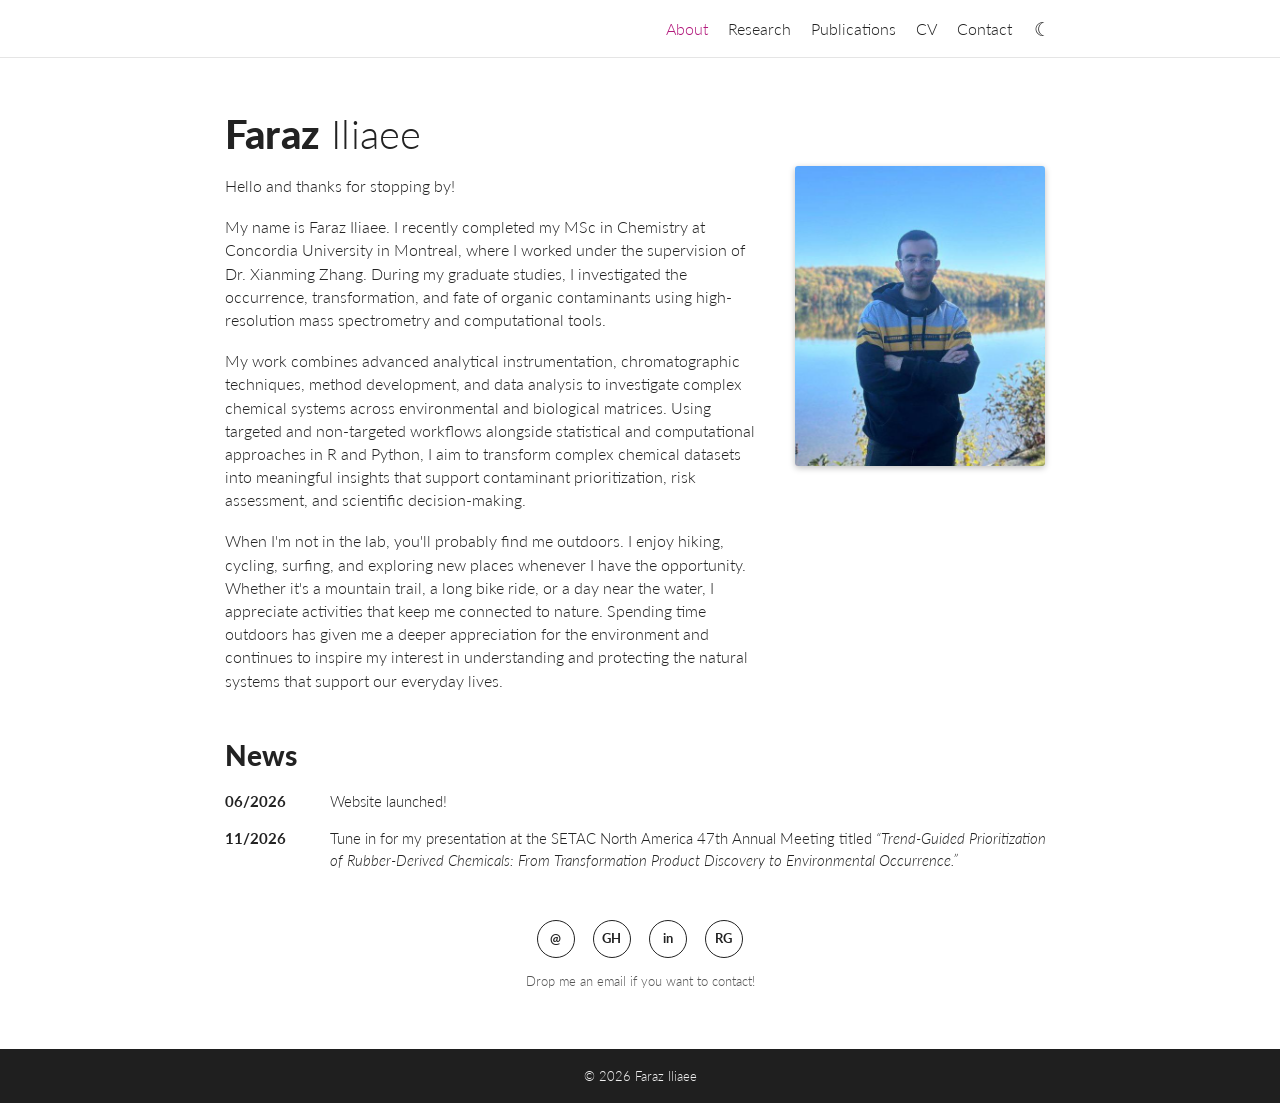
<file: index.html>
<!DOCTYPE html>
<html lang="en">
<head>
  <meta charset="UTF-8" />
  <meta name="viewport" content="width=device-width, initial-scale=1.0" />
  <title>Faraz Iliaee</title>
  <link rel="stylesheet" href="style.css" />
  <script src="script.js" defer></script>
</head>
<body>
  <header class="topbar">
    <nav class="nav">
      <a class="nav-link active" href="index.html">About</a>
      <a class="nav-link" href="research.html">Research</a>
      <a class="nav-link" href="publications.html">Publications</a>
      <a class="nav-link" href="cv.html">CV</a>
      <a class="nav-link" href="contact.html">Contact</a>
      <button class="theme-toggle" aria-label="Toggle dark mode">☾</button>
    </nav>
  </header>

  <main class="page">
    <section class="about-grid">
      <div class="about-text">
        <h1><strong>Faraz</strong> Iliaee</h1>

        <p>Hello and thanks for stopping by!</p>

        <p>
          My name is Faraz Iliaee. I recently completed my MSc in Chemistry at
          Concordia University in Montreal, where I worked under the supervision
          of Dr. Xianming Zhang. During my graduate studies, I investigated the
          occurrence, transformation, and fate of organic contaminants using
          high-resolution mass spectrometry and computational tools.
        </p>

        <p>
          My work combines advanced analytical instrumentation, chromatographic
          techniques, method development, and data analysis to investigate complex
          chemical systems across environmental and biological matrices. Using
          targeted and non-targeted workflows alongside statistical and computational
          approaches in R and Python, I aim to transform complex chemical datasets
          into meaningful insights that support contaminant prioritization, risk
          assessment, and scientific decision-making.
        </p>

        <p>
          When I'm not in the lab, you'll probably find me outdoors. I enjoy hiking,
          cycling, surfing, and exploring new places whenever I have the opportunity.
          Whether it's a mountain trail, a long bike ride, or a day near the water,
          I appreciate activities that keep me connected to nature. Spending time
          outdoors has given me a deeper appreciation for the environment and
          continues to inspire my interest in understanding and protecting the
          natural systems that support our everyday lives.
        </p>
      </div>

      <div class="photo-wrap">
        <img src="profile.jpg" alt="Faraz Iliaee" class="profile-photo" />
      </div>
    </section>

    <section class="news-section">
      <h2>News</h2>
      <table class="news-table">
        <tr>
          <td class="date">06/2026</td>
          <td>Website launched!</td>
        </tr>
        <tr>
          <td class="date">11/2026</td>
          <td>
            Tune in for my presentation at the SETAC North America 47th Annual Meeting titled
            <em>“Trend-Guided Prioritization of Rubber-Derived Chemicals: From Transformation Product Discovery to Environmental Occurrence.”</em>
          </td>
        </tr>
      </table>
    </section>

    <section class="quick-contact">
      <div class="icon-row">
        <a class="icon-link" href="mailto:faraziliaee@mail.concordia.ca" aria-label="Email">@</a>
        <a class="icon-link" href="https://github.com/Faraz-Iliaee" target="_blank" rel="noopener" aria-label="GitHub">GH</a>
        <a class="icon-link" href="https://www.linkedin.com/in/faraz-iliaee-604927205/" target="_blank" rel="noopener" aria-label="LinkedIn">in</a>
        <a class="icon-link" href="https://www.researchgate.net/profile/Faraz-Iliaee" target="_blank" rel="noopener" aria-label="ResearchGate">RG</a>
      </div>
      <p>Drop me an email if you want to contact!</p>
    </section>
  </main>

  <footer class="footer">© 2026 Faraz Iliaee</footer>
</body>
</html>
</file>
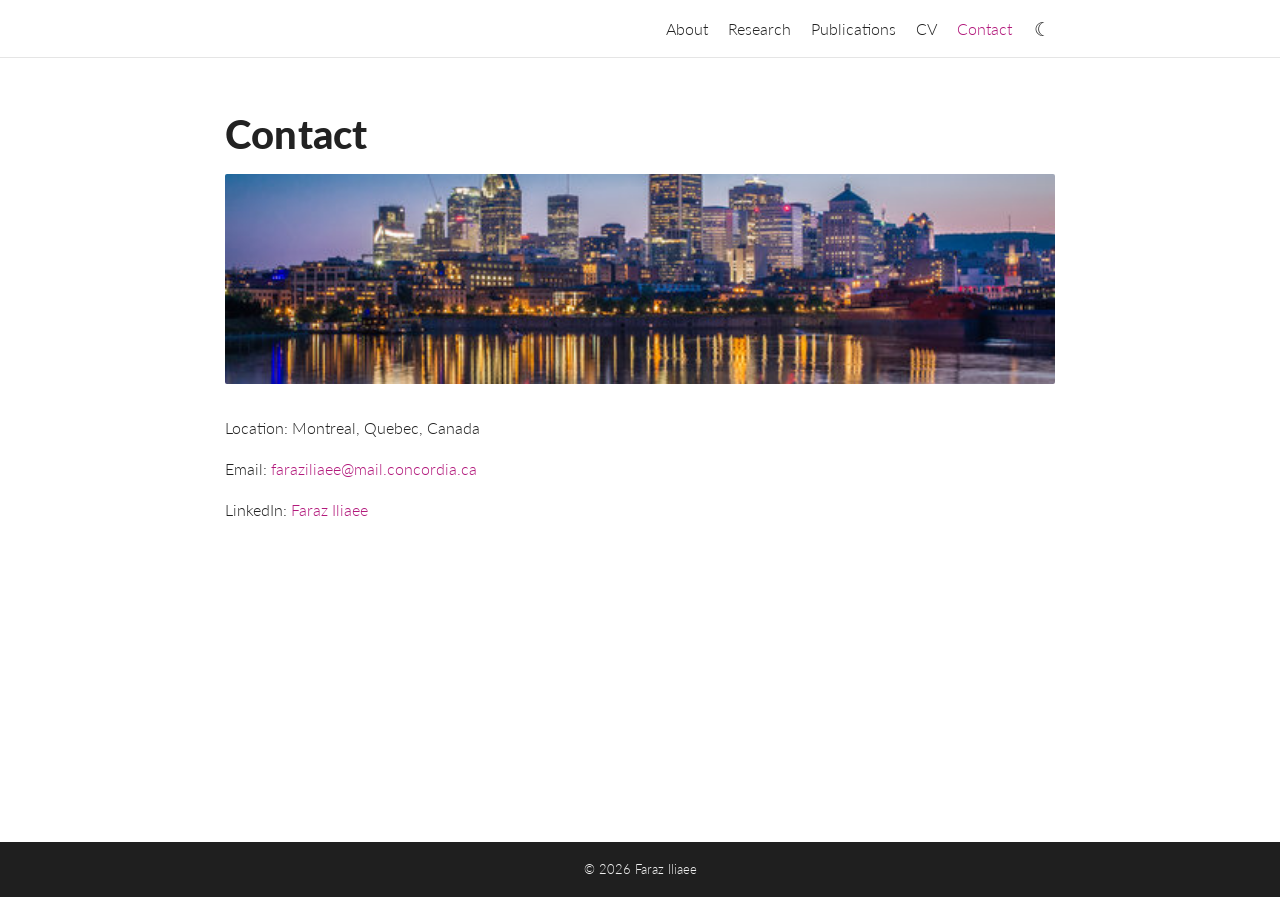
<file: contact.html>
<!DOCTYPE html>
<html lang="en">
<head>
  <meta charset="UTF-8" />
  <meta name="viewport" content="width=device-width, initial-scale=1.0" />
  <title>Contact | Faraz Iliaee</title>
  <link rel="stylesheet" href="style.css" />
  <script src="script.js" defer></script>
</head>
<body>
  <header class="topbar">
    <nav class="nav">
      <a class="nav-link" href="index.html">About</a>
      <a class="nav-link" href="research.html">Research</a>
      <a class="nav-link" href="publications.html">Publications</a>
      <a class="nav-link" href="cv.html">CV</a>
      <a class="nav-link active" href="contact.html">Contact</a>
      <button class="theme-toggle" aria-label="Toggle dark mode">☾</button>
    </nav>
  </header>

  <main class="page">
    <h1><strong>Contact</strong></h1>
    <img src="background.jpg" alt="Montreal skyline" class="banner" />
    <p>Location: Montreal, Quebec, Canada</p>
    <p>Email: <a class="text-link" href="mailto:faraziliaee@mail.concordia.ca">faraziliaee@mail.concordia.ca</a></p>
    <p>LinkedIn: <a class="text-link" href="https://www.linkedin.com/in/faraz-iliaee-604927205/" target="_blank" rel="noopener">Faraz Iliaee</a></p>
  </main>

  <footer class="footer">© 2026 Faraz Iliaee</footer>
</body>
</html>
</file>
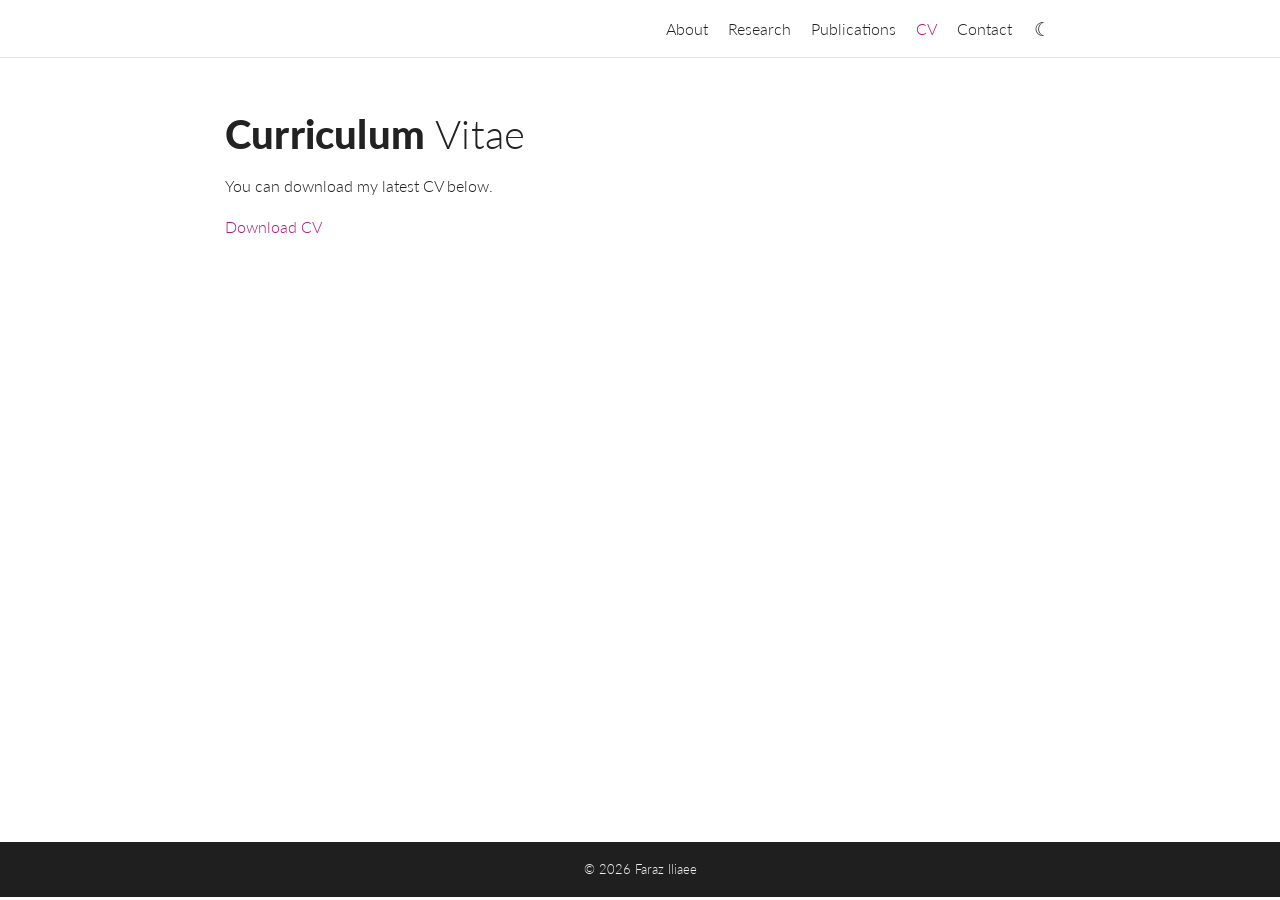
<file: cv.html>
<!DOCTYPE html>
<html lang="en">
<head>
  <meta charset="UTF-8" />
  <meta name="viewport" content="width=device-width, initial-scale=1.0" />
  <title>CV | Faraz Iliaee</title>
  <link rel="stylesheet" href="style.css" />
  <script src="script.js" defer></script>
</head>
<body>
  <header class="topbar">
    <nav class="nav">
      <a class="nav-link" href="index.html">About</a>
      <a class="nav-link" href="research.html">Research</a>
      <a class="nav-link" href="publications.html">Publications</a>
      <a class="nav-link active" href="cv.html">CV</a>
      <a class="nav-link" href="contact.html">Contact</a>
      <button class="theme-toggle" aria-label="Toggle dark mode">☾</button>
    </nav>
  </header>

  <main class="page">
    <h1><strong>Curriculum</strong> Vitae</h1>
    <p>You can download my latest CV below.</p>
    <p><a class="text-link" href="CV.pdf" target="_blank">Download CV</a></p>
  </main>

  <footer class="footer">© 2026 Faraz Iliaee</footer>
</body>
</html>
</file>
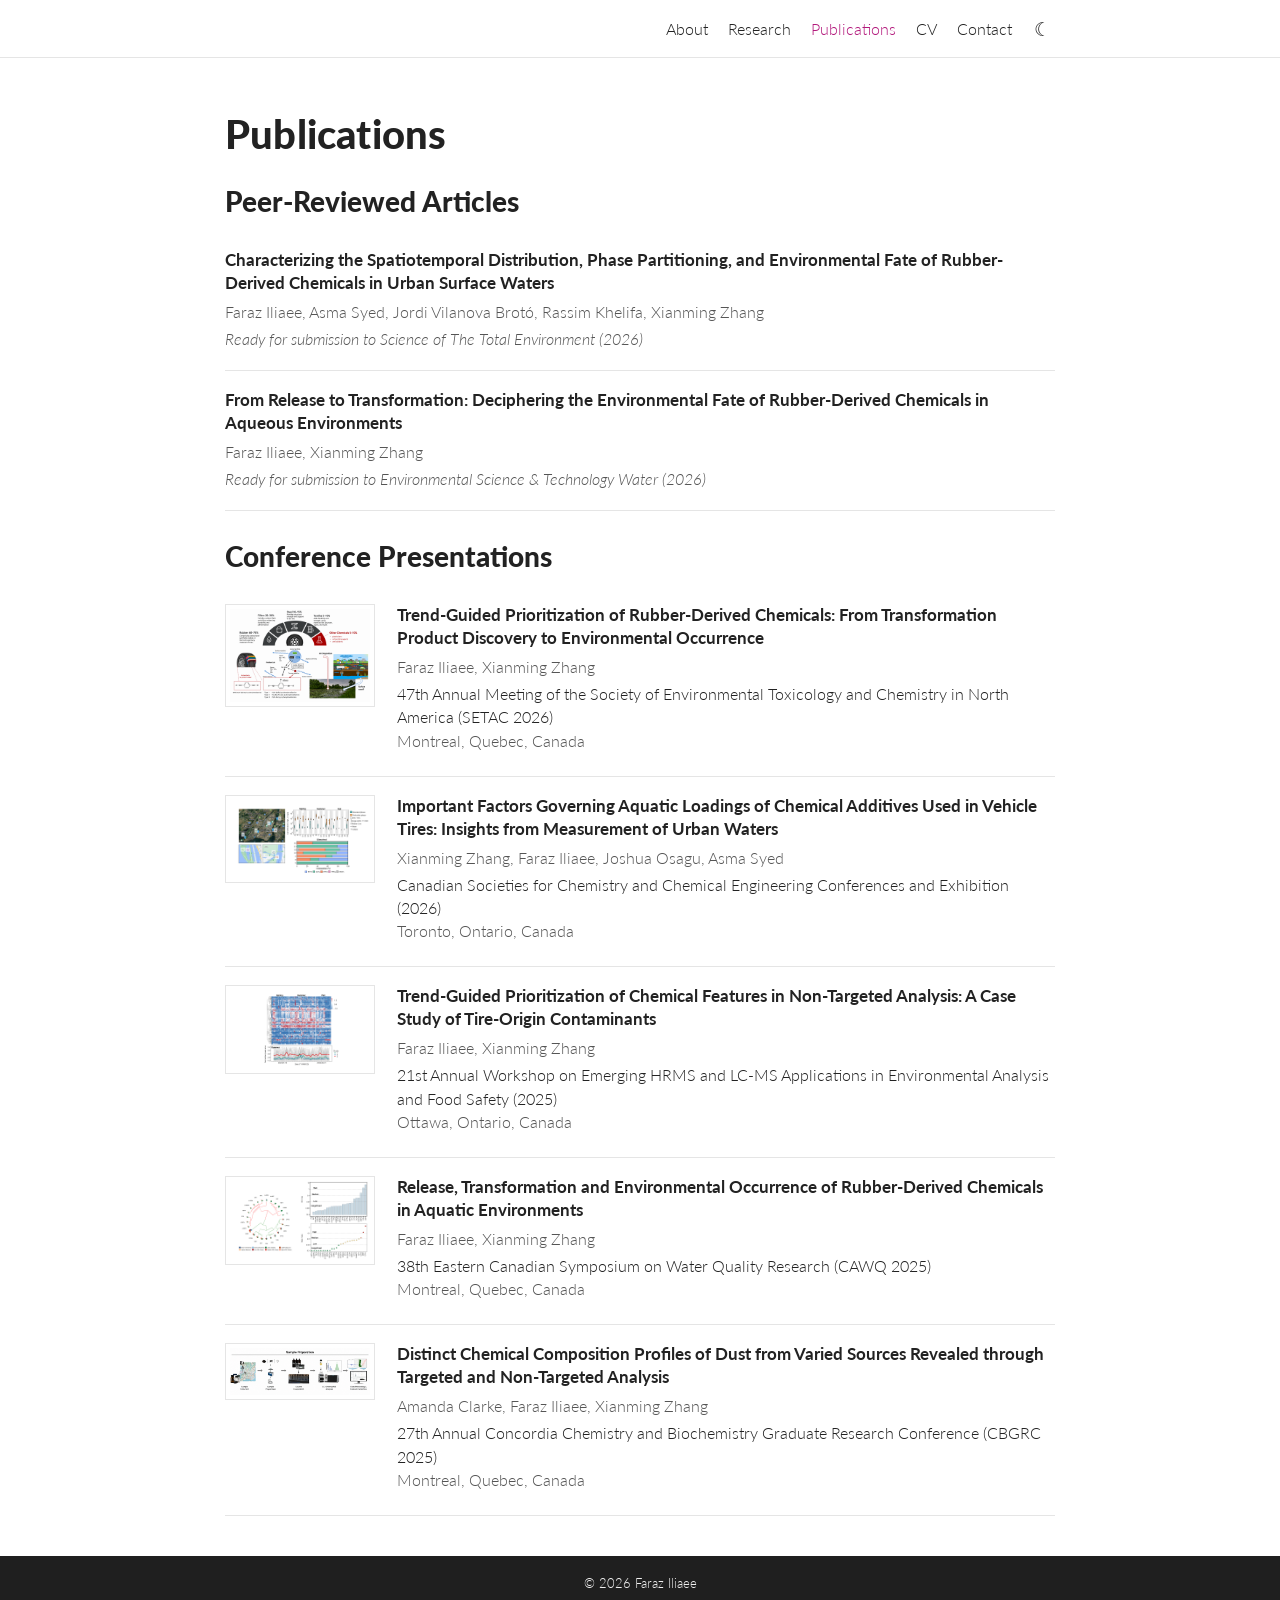
<file: publications.html>
<!DOCTYPE html>
<html lang="en">
<head>
  <meta charset="UTF-8" />
  <meta name="viewport" content="width=device-width, initial-scale=1.0" />
  <title>Publications | Faraz Iliaee</title>
  <link rel="stylesheet" href="style.css" />
  <script src="script.js" defer></script>
</head>
<body>
  <header class="topbar">
    <nav class="nav">
      <a class="nav-link" href="index.html">About</a>
      <a class="nav-link" href="research.html">Research</a>
      <a class="nav-link active" href="publications.html">Publications</a>
      <a class="nav-link" href="cv.html">CV</a>
      <a class="nav-link" href="contact.html">Contact</a>
      <button class="theme-toggle" aria-label="Toggle dark mode">☾</button>
    </nav>
  </header>

  <main class="page">
    <h1><strong>Publications</strong></h1>

    <h2>Peer-Reviewed Articles</h2>

    <article class="publication-item no-thumb">
      <div>
        <div class="pub-title">Characterizing the Spatiotemporal Distribution, Phase Partitioning, and Environmental Fate of Rubber-Derived Chemicals in Urban Surface Waters</div>
        <div class="pub-meta">Faraz Iliaee, Asma Syed, Jordi Vilanova Brotó, Rassim Khelifa, Xianming Zhang</div>
        <div class="pub-status">Ready for submission to Science of The Total Environment (2026)</div>
      </div>
    </article>

    <article class="publication-item no-thumb">
      <div>
        <div class="pub-title">From Release to Transformation: Deciphering the Environmental Fate of Rubber-Derived Chemicals in Aqueous Environments</div>
        <div class="pub-meta">Faraz Iliaee, Xianming Zhang</div>
        <div class="pub-status">Ready for submission to Environmental Science &amp; Technology Water (2026)</div>
      </div>
    </article>

    <h2>Conference Presentations</h2>

    <article class="publication-item">
      <a href="presentation-setac-2026.png" target="_blank" rel="noopener">
        <img src="presentation-setac-2026.png" alt="SETAC 2026 presentation figure" class="pub-thumb" />
      </a>
      <div>
        <div class="pub-title">Trend-Guided Prioritization of Rubber-Derived Chemicals: From Transformation Product Discovery to Environmental Occurrence</div>
        <div class="pub-meta">Faraz Iliaee, Xianming Zhang</div>
        <div>47th Annual Meeting of the Society of Environmental Toxicology and Chemistry in North America (SETAC 2026)</div>
        <div class="pub-meta">Montreal, Quebec, Canada</div>
      </div>
    </article>

    <article class="publication-item">
      <a href="presentation-csc-2026.jpg" target="_blank" rel="noopener">
        <img src="presentation-csc-2026.jpg" alt="CSC and CSChE 2026 presentation figure" class="pub-thumb" />
      </a>
      <div>
        <div class="pub-title">Important Factors Governing Aquatic Loadings of Chemical Additives Used in Vehicle Tires: Insights from Measurement of Urban Waters</div>
        <div class="pub-meta">Xianming Zhang, Faraz Iliaee, Joshua Osagu, Asma Syed</div>
        <div>Canadian Societies for Chemistry and Chemical Engineering Conferences and Exhibition (2026)</div>
        <div class="pub-meta">Toronto, Ontario, Canada</div>
      </div>
    </article>

    <article class="publication-item">
      <a href="presentation-hrms-2025.jpg" target="_blank" rel="noopener">
        <img src="presentation-hrms-2025.jpg" alt="HRMS workshop 2025 presentation figure" class="pub-thumb" />
      </a>
      <div>
        <div class="pub-title">Trend-Guided Prioritization of Chemical Features in Non-Targeted Analysis: A Case Study of Tire-Origin Contaminants</div>
        <div class="pub-meta">Faraz Iliaee, Xianming Zhang</div>
        <div>21st Annual Workshop on Emerging HRMS and LC-MS Applications in Environmental Analysis and Food Safety (2025)</div>
        <div class="pub-meta">Ottawa, Ontario, Canada</div>
      </div>
    </article>

    <article class="publication-item">
      <a href="presentation-cawq-2025.jpg" target="_blank" rel="noopener">
        <img src="presentation-cawq-2025.jpg" alt="CAWQ 2025 presentation figure" class="pub-thumb" />
      </a>
      <div>
        <div class="pub-title">Release, Transformation and Environmental Occurrence of Rubber-Derived Chemicals in Aquatic Environments</div>
        <div class="pub-meta">Faraz Iliaee, Xianming Zhang</div>
        <div>38th Eastern Canadian Symposium on Water Quality Research (CAWQ 2025)</div>
        <div class="pub-meta">Montreal, Quebec, Canada</div>
      </div>
    </article>

    <article class="publication-item">
      <a href="presentation-cbgrc-2025.png" target="_blank" rel="noopener">
        <img src="presentation-cbgrc-2025.png" alt="CBGRC 2025 presentation figure" class="pub-thumb" />
      </a>
      <div>
        <div class="pub-title">Distinct Chemical Composition Profiles of Dust from Varied Sources Revealed through Targeted and Non-Targeted Analysis</div>
        <div class="pub-meta">Amanda Clarke, Faraz Iliaee, Xianming Zhang</div>
        <div>27th Annual Concordia Chemistry and Biochemistry Graduate Research Conference (CBGRC 2025)</div>
        <div class="pub-meta">Montreal, Quebec, Canada</div>
      </div>
    </article>
  </main>

  <footer class="footer">© 2026 Faraz Iliaee</footer>
</body>
</html>
</file>
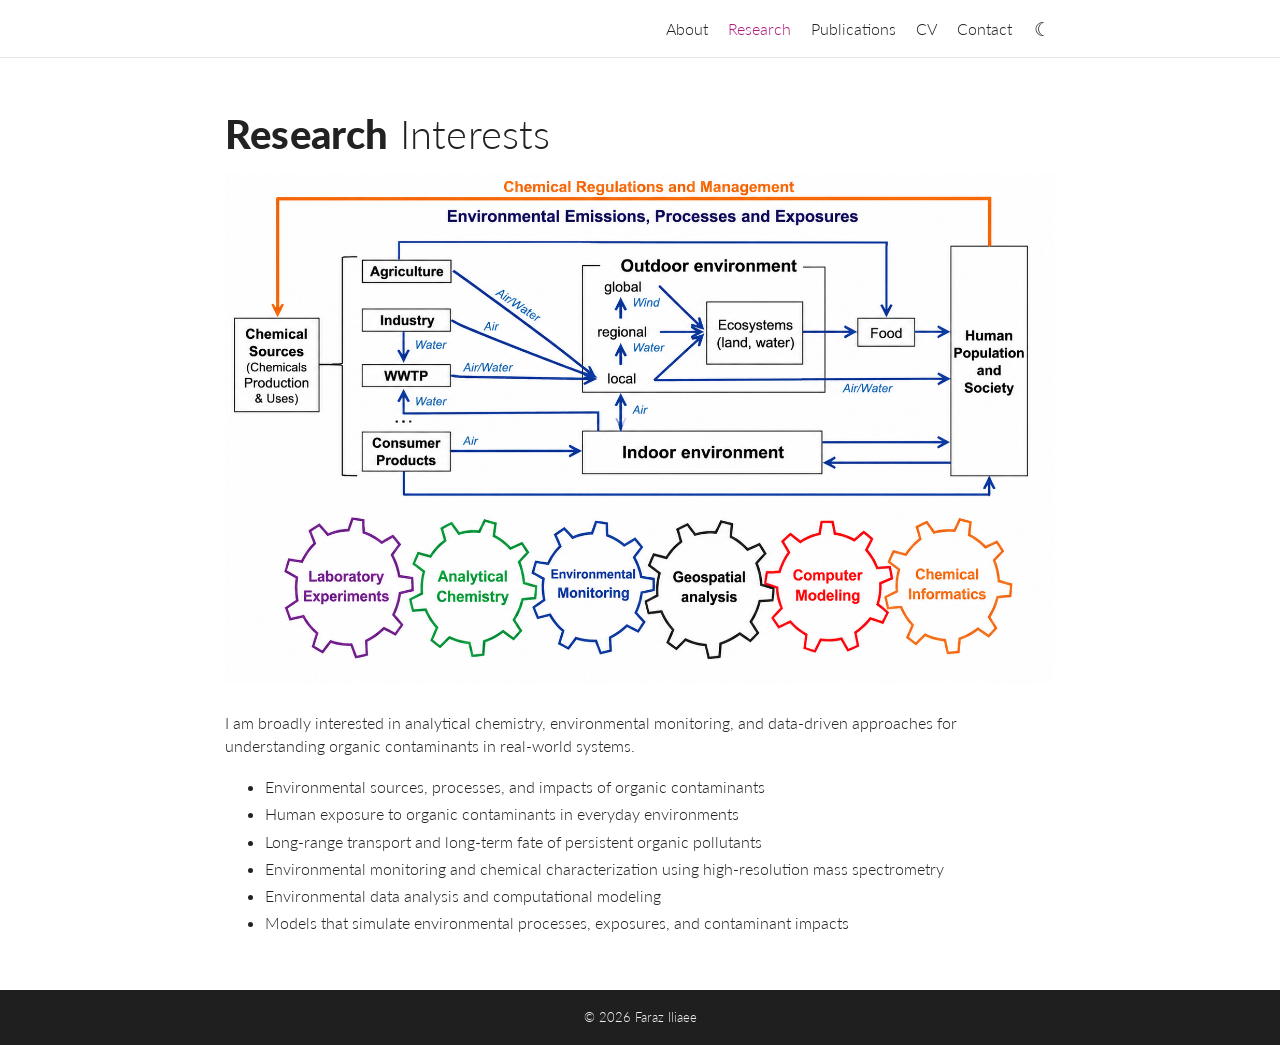
<file: research.html>
<!DOCTYPE html>
<html lang="en">
<head>
  <meta charset="UTF-8" />
  <meta name="viewport" content="width=device-width, initial-scale=1.0" />
  <title>Research | Faraz Iliaee</title>
  <link rel="stylesheet" href="style.css" />
  <script src="script.js" defer></script>
</head>
<body>
  <header class="topbar">
    <nav class="nav">
      <a class="nav-link" href="index.html">About</a>
      <a class="nav-link active" href="research.html">Research</a>
      <a class="nav-link" href="publications.html">Publications</a>
      <a class="nav-link" href="cv.html">CV</a>
      <a class="nav-link" href="contact.html">Contact</a>
      <button class="theme-toggle" aria-label="Toggle dark mode">☾</button>
    </nav>
  </header>

  <main class="page">
    <h1><strong>Research</strong> Interests</h1>

    <img src="research-interests.png" alt="Environmental emissions, processes, and exposures diagram" class="research-diagram" />

    <p>
      I am broadly interested in analytical chemistry, environmental monitoring,
      and data-driven approaches for understanding organic contaminants in real-world systems.
    </p>

    <ul>
      <li>Environmental sources, processes, and impacts of organic contaminants</li>
      <li>Human exposure to organic contaminants in everyday environments</li>
      <li>Long-range transport and long-term fate of persistent organic pollutants</li>
      <li>Environmental monitoring and chemical characterization using high-resolution mass spectrometry</li>
      <li>Environmental data analysis and computational modeling</li>
      <li>Models that simulate environmental processes, exposures, and contaminant impacts</li>
    </ul>
  </main>

  <footer class="footer">© 2026 Faraz Iliaee</footer>
</body>
</html>
</file>
<file: style.css>
@import url('https://fonts.googleapis.com/css2?family=Lato:wght@300;400;700;900&display=swap');

:root {
  --accent: #b2187b;
  --text: #222222;
  --muted: #555555;
  --line: #e5e5e5;
  --bg: #ffffff;
  --soft: #fafafa;
  --footer-bg: #1f1f1f;
  --footer-text: #f0f0f0;
}

:root.dark {
  --accent: #ff7ac8;
  --text: #eeeeee;
  --muted: #bbbbbb;
  --line: #333333;
  --bg: #111111;
  --soft: #181818;
  --footer-bg: #000000;
  --footer-text: #eeeeee;
}

* {
  box-sizing: border-box;
}

html, body {
  min-height: 100%;
}

body {
  margin: 0;
  background: var(--bg);
  color: var(--text);
  font-family: "Lato", Arial, Helvetica, sans-serif;
  font-size: 16px;
  font-weight: 300;
  line-height: 1.45;
  transition: background 0.2s ease, color 0.2s ease;
}

.topbar {
  width: 100%;
  height: 58px;
  border-bottom: 1px solid var(--line);
  background: var(--bg);
}

.nav {
  max-width: 870px;
  height: 58px;
  margin: 0 auto;
  display: flex;
  justify-content: flex-end;
  align-items: center;
  padding: 0 20px;
}

.nav-link {
  margin-left: 20px;
  color: var(--text);
  text-decoration: none;
  font-size: 16px;
  font-weight: 300;
}

.nav-link:hover,
.nav-link.active {
  color: var(--accent);
}

.theme-toggle {
  margin-left: 18px;
  border: 0;
  background: transparent;
  color: var(--text);
  font-size: 19px;
  cursor: pointer;
  line-height: 1;
  padding: 4px;
}

.theme-toggle:hover {
  color: var(--accent);
}

.page {
  max-width: 870px;
  min-height: calc(100vh - 116px);
  margin: 0 auto;
  padding: 54px 20px 40px;
}

.about-grid {
  display: grid;
  grid-template-columns: minmax(0, 1fr) 260px;
  column-gap: 30px;
  align-items: start;
}

h1 {
  margin: 0 0 18px;
  font-size: 40px;
  line-height: 1.1;
  font-weight: 300;
  letter-spacing: 0.2px;
}

h1 strong {
  font-weight: 900;
}

h2 {
  margin: 30px 0 14px;
  font-size: 28px;
  line-height: 1.1;
  font-weight: 900;
}

h3 {
  margin: 0 0 8px;
  font-size: 20px;
  font-weight: 700;
  line-height: 1.25;
}

p {
  margin: 0 0 18px;
}

ul {
  margin-top: 4px;
  padding-left: 40px;
}

li {
  margin: 0 0 4px;
}

.profile-photo {
  width: 250px;
  height: 300px;
  object-fit: cover;
  border-radius: 3px;
  box-shadow: 0 2px 6px rgba(0, 0, 0, 0.25);
  display: block;
  margin-top: 54px;
}

.news-section {
  margin-top: 22px;
}

.news-table {
  width: 100%;
  border-collapse: collapse;
  font-size: 15px;
}

.news-table td {
  padding: 6px 6px 10px 0;
  vertical-align: top;
}

.news-table .date {
  width: 105px;
  font-weight: 700;
}

.quick-contact {
  text-align: center;
  margin-top: 38px;
}

.icon-row {
  display: flex;
  justify-content: center;
  align-items: center;
  gap: 18px;
  margin-bottom: 14px;
}

.icon-link {
  width: 38px;
  height: 38px;
  border: 1px solid var(--text);
  border-radius: 50%;
  display: inline-flex;
  align-items: center;
  justify-content: center;
  color: var(--text);
  text-decoration: none;
  font-size: 13px;
  font-weight: 700;
  letter-spacing: 0.2px;
}

.icon-link:hover {
  color: var(--accent);
  border-color: var(--accent);
}

.quick-contact p {
  margin-top: 12px;
  font-size: 13px;
  color: var(--muted);
}

.text-link {
  color: var(--accent);
  text-decoration: none;
}

.text-link:hover {
  text-decoration: underline;
}

.research-diagram {
  width: 100%;
  margin: 8px 0 28px;
  border: 0;
  display: block;
}

.banner {
  width: 100%;
  height: 210px;
  object-fit: cover;
  object-position: center;
  display: block;
  margin: 4px 0 32px;
  border-radius: 2px;
}

.publication-item {
  display: grid;
  grid-template-columns: 150px minmax(0, 1fr);
  column-gap: 22px;
  padding: 18px 0 20px;
  border-bottom: 1px solid var(--line);
}

.publication-item.no-thumb {
  grid-template-columns: 1fr;
}

.pub-thumb {
  width: 150px;
  max-height: 105px;
  object-fit: contain;
  border: 1px solid var(--line);
  background: #ffffff;
  padding: 4px;
  display: block;
}

.pub-title {
  font-weight: 700;
  font-size: 17px;
  line-height: 1.35;
  margin-bottom: 5px;
}

.pub-meta {
  color: var(--muted);
  margin-bottom: 4px;
}

.pub-status {
  font-style: italic;
  color: var(--muted);
}

.footer {
  margin-top: 0;
  padding: 18px 20px;
  background: var(--footer-bg);
  color: var(--footer-text);
  text-align: center;
  font-size: 13px;
  font-weight: 300;
}

@media (max-width: 760px) {
  .nav {
    justify-content: center;
    flex-wrap: wrap;
    height: auto;
    padding: 14px 12px;
  }

  .topbar {
    height: auto;
  }

  .nav-link {
    margin: 4px 9px;
    font-size: 15px;
  }

  .theme-toggle {
    margin: 4px 9px;
  }

  .page {
    padding-top: 34px;
  }

  .about-grid {
    grid-template-columns: 1fr;
  }

  .profile-photo {
    width: 220px;
    height: 265px;
    margin-top: 18px;
  }

  h1 {
    font-size: 34px;
  }

  .publication-item {
    grid-template-columns: 1fr;
  }

  .pub-thumb {
    margin-bottom: 12px;
    width: 100%;
    max-height: 180px;
  }
}
</file>
